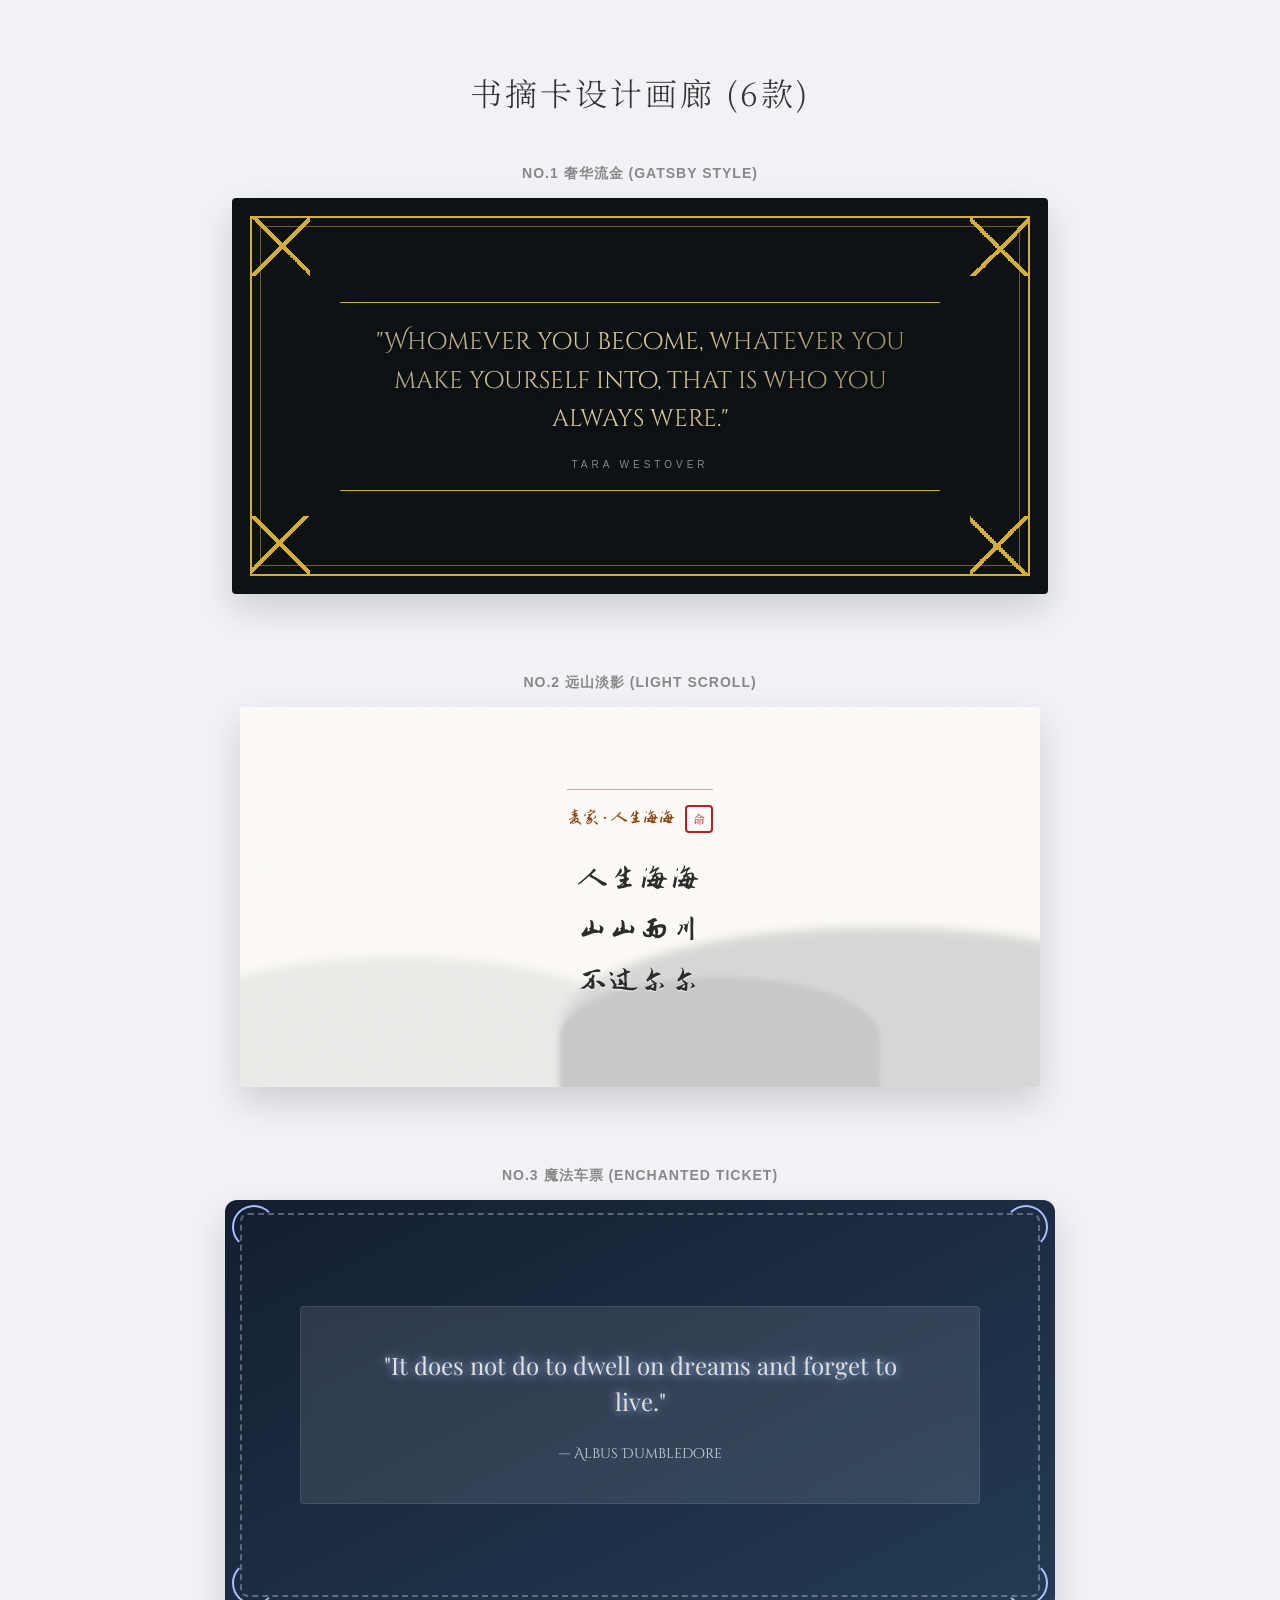
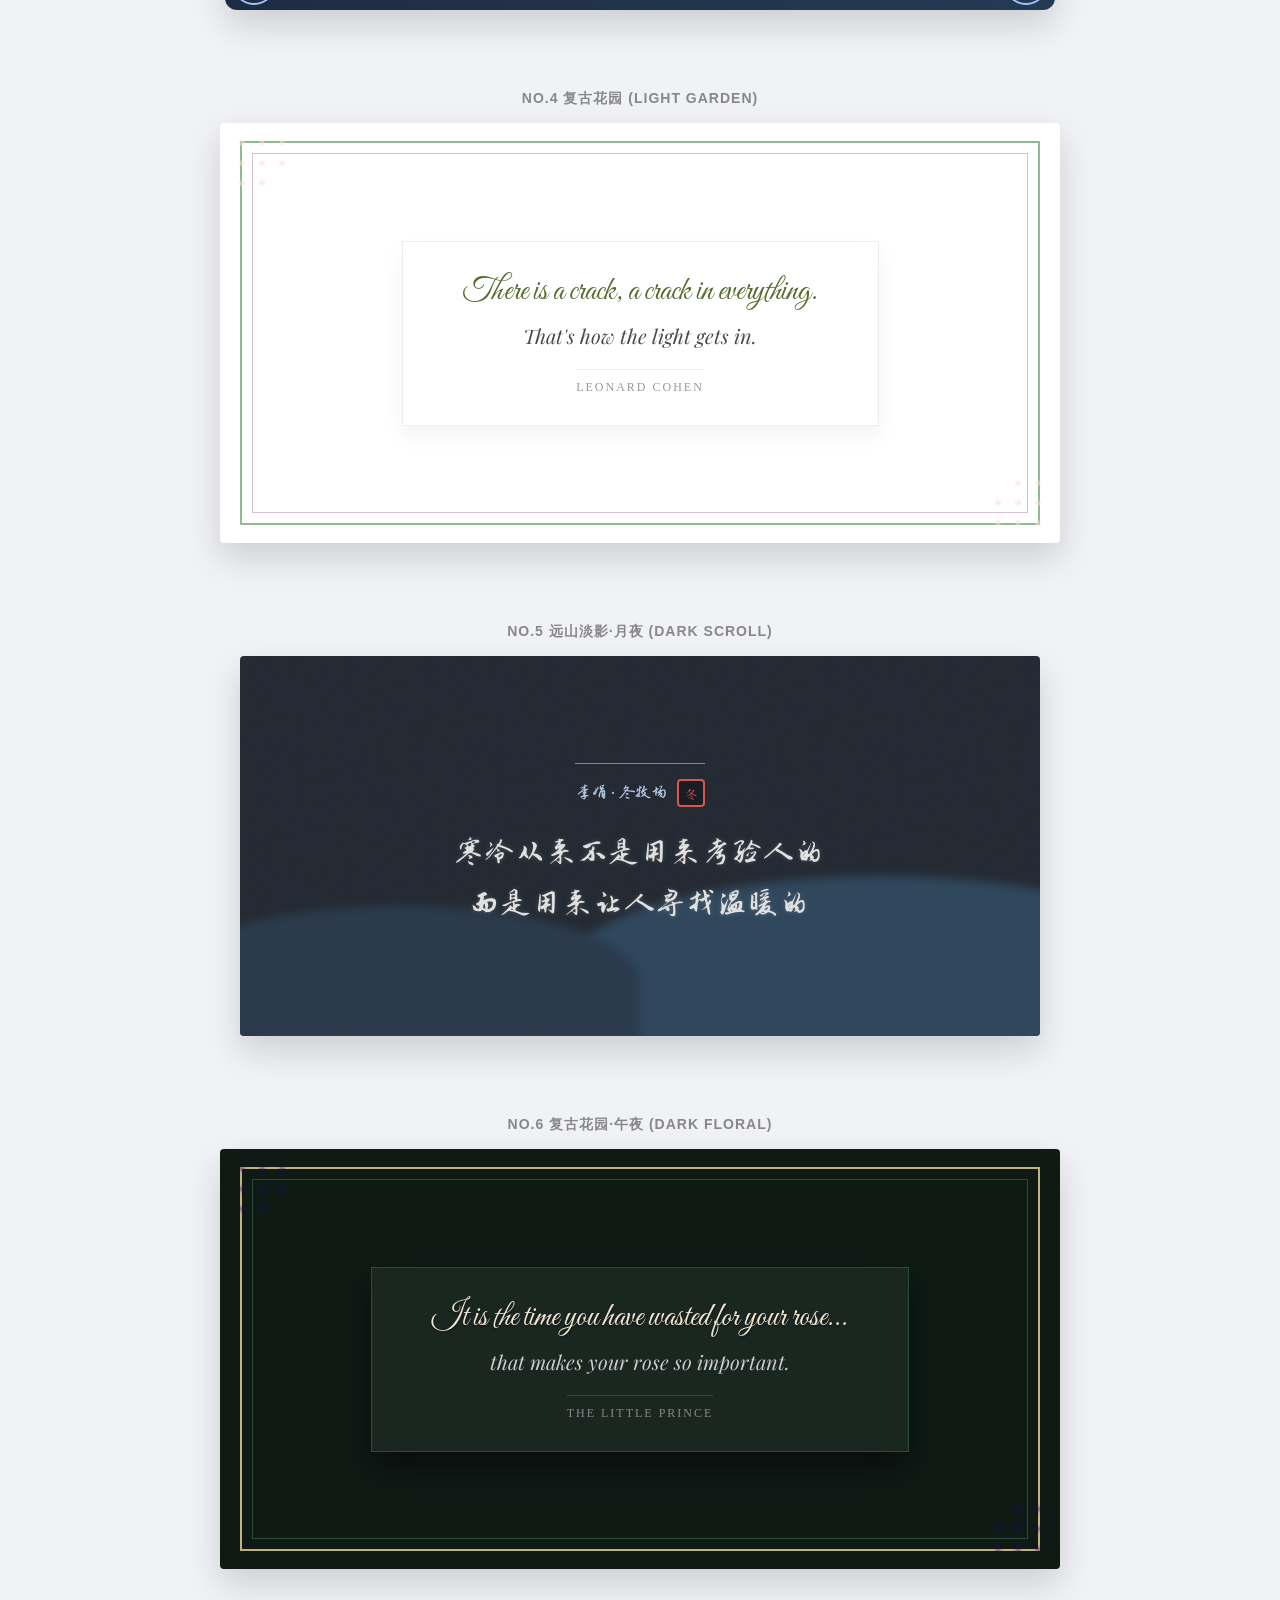
<file: reference/card.html>
<!DOCTYPE html>
<html lang="zh-CN">
<head>
    <meta charset="UTF-8">
    <meta name="viewport" content="width=device-width, initial-scale=1.0">
    <title>圣诞树书摘卡 (6款完整版)</title>
    <link rel="preconnect" href="https://fonts.googleapis.com">
    <link rel="preconnect" href="https://fonts.gstatic.com" crossorigin>
    <link href="https://fonts.googleapis.com/css2?family=Cinzel+Decorative:wght@400;700&family=Great+Vibes&family=Noto+Serif+SC:wght@300;600&family=Playfair+Display:ital,wght@0,400;0,700;1,400&family=Zhi+Mang+Xing&family=Ma+Shan+Zheng&display=swap" rel="stylesheet">
    
    <style>
        :root {
            --gold: #d4af37;
            --dark-bg: #1a1a1a;
        }

        body {
            background-color: #f0f2f5;
            font-family: system-ui, sans-serif;
            display: flex;
            flex-direction: column;
            align-items: center;
            padding: 40px 20px;
            min-height: 100vh;
        }

        h1 {
            font-family: 'Noto Serif SC', serif;
            font-weight: 300;
            margin-bottom: 50px;
            color: #333;
            letter-spacing: 3px;
            text-align: center;
        }
        
        h2 {
            font-family: sans-serif;
            font-size: 14px;
            color: #888;
            margin-bottom: 15px;
            margin-top: 0;
            text-transform: uppercase;
            letter-spacing: 1px;
            text-align: center;
            width: 100%;
        }

        .gallery {
            display: grid;
            grid-template-columns: 1fr;
            gap: 80px; /* 增加间距 */
            width: 100%;
            max-width: 800px;
        }

        /* 基础卡片容器 */
        .card-wrapper {
            perspective: 1000px;
            display: flex;
            flex-direction: column;
            align-items: center;
        }

        .card {
            width: 100%;
            height: 380px;
            position: relative;
            background: white;
            box-shadow: 0 15px 35px rgba(0,0,0,0.15);
            transition: transform 0.4s ease, box-shadow 0.4s ease;
            cursor: pointer;
            overflow: hidden;
            border-radius: 4px;
            display: flex;
            align-items: center;
            justify-content: center;
        }

        .card:hover {
            transform: translateY(-5px) scale(1.01);
            box-shadow: 0 25px 50px rgba(0,0,0,0.25);
        }

        /* =========================================
           STYLE 1: The Great Gatsby (奢华流金)
           ========================================= */
        .style-deco {
            background-color: #0f1215;
            border: 8px solid #0f1215;
            position: relative;
            color: #f6e27a;
        }
        .style-deco::before {
            content: ''; position: absolute;
            top: 10px; bottom: 10px; left: 10px; right: 10px;
            border: 2px solid var(--gold); z-index: 1;
        }
        .style-deco::after {
            content: ''; position: absolute;
            top: 20px; bottom: 20px; left: 20px; right: 20px;
            border: 1px solid rgba(212, 175, 55, 0.5); z-index: 1;
        }
        .deco-corner {
            position: absolute; width: 60px; height: 60px;
            background: linear-gradient(135deg, transparent 50%, var(--gold) 50%, var(--gold) 55%, transparent 55%),
                        linear-gradient(45deg, transparent 50%, var(--gold) 50%, var(--gold) 55%, transparent 55%);
            z-index: 2;
        }
        .dc-tl { top: 10px; left: 10px; }
        .dc-tr { top: 10px; right: 10px; transform: rotate(90deg); }
        .dc-br { bottom: 10px; right: 10px; transform: rotate(180deg); }
        .dc-bl { bottom: 10px; left: 10px; transform: rotate(270deg); }

        .deco-content {
            z-index: 10; text-align: center; width: 70%; padding: 20px;
            border-top: 1px solid var(--gold); border-bottom: 1px solid var(--gold);
            background: rgba(15, 18, 21, 0.9);
        }
        .style-deco .quote {
            font-family: 'Cinzel Decorative', cursive; font-size: 24px; line-height: 1.6;
            background: linear-gradient(to right, #cfc09f, #ffecb3, #b3a076);
            -webkit-background-clip: text; color: transparent;
            text-shadow: 0 2px 4px rgba(0,0,0,0.5);
        }
        .style-deco .author {
            font-family: sans-serif; font-size: 10px; letter-spacing: 4px;
            margin-top: 20px; color: #888; text-transform: uppercase;
        }

        /* =========================================
           STYLE 2: The Misty Landscape (远山淡影·白昼)
           * 横版 + 毛笔字
           ========================================= */
        .style-scroll {
            background: #fdfbf7;
            background-image: url("data:image/svg+xml,%3Csvg width='200' height='200' xmlns='http://www.w3.org/2000/svg'%3E%3Cfilter id='noise'%3E%3CfeTurbulence type='fractalNoise' baseFrequency='0.9' numOctaves='3' stitchTiles='stitch'/%3E%3C/filter%3E%3Crect width='100%25' height='100%25' filter='url(%23noise)' opacity='0.05'/%3E%3C/svg%3E");
            display: flex; justify-content: center; align-items: center; position: relative;
        }
        .mountains {
            position: absolute; bottom: 0; left: 0; width: 100%; height: 100%;
            overflow: hidden; opacity: 0.6; pointer-events: none;
        }
        .mtn { position: absolute; border-radius: 50% 50% 0 0; filter: blur(5px); }
        /* 白昼山峦色 */
        .m1 { width: 60%; height: 150px; bottom: -20px; left: -10%; background: #dcdcdcdc; z-index: 1; }
        .m2 { width: 80%; height: 200px; bottom: -40px; right: -20%; background: #c0c0c0; z-index: 2; }
        .m3 { width: 40%; height: 120px; bottom: -10px; left: 40%; background: #a9a9a9; z-index: 3; filter: blur(2px); }

        .scroll-content {
            position: relative; z-index: 10;
            display: flex; flex-direction: column-reverse; /* 横向布局，文字在上 */
            align-items: center; justify-content: center;
            gap: 20px; padding: 40px; width: 80%;
        }
        .style-scroll .quote {
            font-family: 'Zhi Mang Xing', cursive; /* 毛笔字 */
            font-size: 32px; color: #2c2c2c;
            line-height: 1.6; letter-spacing: 2px; font-weight: 400;
            text-align: center; text-shadow: 0 1px 1px rgba(255,255,255,0.8);
        }
        .style-scroll .author-box {
            border-top: 1px solid #dba3a3; padding-top: 15px;
            display: flex; align-items: center; justify-content: center; gap: 10px;
        }
        .style-scroll .author {
            font-family: 'Zhi Mang Xing', cursive; font-size: 18px; color: #8b4513;
        }
        .chop {
            width: 24px; height: 24px; border: 2px solid #b22222; color: #b22222;
            font-size: 12px; display: flex; justify-content: center; align-items: center;
            font-family: 'Noto Serif SC', serif; border-radius: 4px; background: rgba(255,255,255,0.5);
        }

        /* =========================================
           STYLE 3: The Enchanted Ticket (魔法车票)
           ========================================= */
        .style-magic {
            background: linear-gradient(to right bottom, #141E30, #243B55);
            border-radius: 12px; padding: 15px;
        }
        .magic-border {
            width: 100%; height: 100%; border: 2px dashed rgba(255,255,255,0.3);
            border-radius: 8px; position: relative;
            display: flex; align-items: center; justify-content: center;
        }
        .corner-ornament {
            position: absolute; width: 40px; height: 40px;
            border: 2px solid #a8c0ff; border-radius: 50%;
        }
        .co-tl { top: -10px; left: -10px; border-right-color: transparent; border-bottom-color: transparent; }
        .co-tr { top: -10px; right: -10px; border-left-color: transparent; border-bottom-color: transparent; }
        .co-bl { bottom: -10px; left: -10px; border-right-color: transparent; border-top-color: transparent; }
        .co-br { bottom: -10px; right: -10px; border-left-color: transparent; border-top-color: transparent; }

        .magic-content {
            background: rgba(255, 255, 255, 0.1); backdrop-filter: blur(5px);
            padding: 40px 60px; border-radius: 4px;
            border: 1px solid rgba(255,255,255,0.1); text-align: center;
            position: relative; width: 70%;
        }
        .style-magic .quote {
            font-family: 'Playfair Display', serif; font-size: 24px;
            color: #e0e0e0; line-height: 1.5; text-shadow: 0 0 10px #a8c0ff;
        }
        .style-magic .author {
            font-family: 'Cinzel Decorative', cursive; margin-top: 25px;
            font-size: 14px; color: #d1d8e0;
        }
        .sparkle {
            position: absolute; background: white; border-radius: 50%;
            animation: twinkle 3s infinite;
        }
        @keyframes twinkle { 0%, 100% {opacity:0.3; transform: scale(1);} 50% {opacity: 1; transform: scale(1.2);} }

        /* =========================================
           STYLE 4: The Vintage Garden (复古花园·白昼)
           ========================================= */
        .style-floral {
            background: white; padding: 20px;
            display: flex; align-items: center; justify-content: center;
        }
        .floral-frame-outer {
            width: 100%; height: 100%; border: 2px solid #8fbc8f;
            position: relative; display: flex; align-items: center; justify-content: center;
        }
        .floral-frame-inner {
            position: absolute; top: 10px; bottom: 10px; left: 10px; right: 10px;
            border: 1px solid #d8bfd8;
        }
        .flower {
            position: absolute; width: 80px; height: 80px;
            background: radial-gradient(circle, #ffdec9 20%, transparent 20%),
                        radial-gradient(circle, #ffb7b2 20%, transparent 20%);
            background-position: 0 0, 40px 40px; background-size: 20px 20px;
            opacity: 0.5;
        }
        .f-tl { top: -10px; left: -10px; clip-path: circle(50% at 20% 20%); }
        .f-br { bottom: -10px; right: -10px; clip-path: circle(50% at 80% 80%); }

        .floral-content {
            z-index: 5; background: white; padding: 30px 60px; text-align: center;
            border: 1px solid #eee; box-shadow: 0 10px 20px rgba(0,0,0,0.05); max-width: 70%;
        }
        .style-floral .quote {
            font-family: 'Great Vibes', cursive; font-size: 32px; color: #556b2f;
        }
        .style-floral .quote-body {
             font-family: 'Playfair Display', serif; font-size: 20px;
             color: #4a4a4a; margin-top: 10px; font-style: italic;
        }
        .style-floral .author {
            font-family: serif; font-size: 12px; margin-top: 20px;
            color: #999; text-transform: uppercase; letter-spacing: 2px;
            border-top: 1px solid #eee; padding-top: 10px; display: inline-block;
        }

        /* =========================================
           STYLE 5: The Dark Scroll (远山淡影·月夜) [新增]
           ========================================= */
        .style-scroll-dark {
            background: #222831; /* 深炭灰背景 */
            background-image: url("data:image/svg+xml,%3Csvg width='200' height='200' xmlns='http://www.w3.org/2000/svg'%3E%3Cfilter id='noise'%3E%3CfeTurbulence type='fractalNoise' baseFrequency='0.9' numOctaves='3' stitchTiles='stitch'/%3E%3C/filter%3E%3Crect width='100%25' height='100%25' filter='url(%23noise)' opacity='0.03'/%3E%3C/svg%3E");
            display: flex; justify-content: center; align-items: center; position: relative;
        }
        /* 夜晚山峦 */
        .m1-d { width: 60%; height: 150px; bottom: -20px; left: -10%; background: #30475e; z-index: 3; }
        .m2-d { width: 80%; height: 200px; bottom: -40px; right: -20%; background: #395b78; z-index: 2; }
        .m3-d { width: 40%; height: 120px; bottom: -10px; left: 40%; background: #4f6f8f; z-index: 1; filter: blur(4px); opacity: 0.6;}

        .style-scroll-dark .quote {
            font-family: 'Zhi Mang Xing', cursive;
            font-size: 32px; color: #e0e0e0; /* 浅色文字 */
            text-shadow: 0 0 5px rgba(255,255,255,0.2);
            line-height: 1.6; letter-spacing: 2px; font-weight: 400;
            text-align: center;
        }
        .style-scroll-dark .author-box {
            border-top: 1px solid #7a8b9c; padding-top: 15px;
            display: flex; align-items: center; justify-content: center; gap: 10px;
        }
        .style-scroll-dark .author {
            font-family: 'Zhi Mang Xing', cursive; font-size: 18px; color: #b0c4de;
        }
        .chop-dark {
            width: 24px; height: 24px; border: 2px solid #d9534f; color: #d9534f;
            font-size: 12px; display: flex; justify-content: center; align-items: center;
            font-family: 'Noto Serif SC', serif; border-radius: 4px; background: rgba(0,0,0,0.3);
        }

        /* =========================================
           STYLE 6: The Midnight Floral (复古花园·午夜) [新增]
           ========================================= */
        .style-floral-dark {
            background: #0f1a15; /* 墨绿背景 */
            padding: 20px; display: flex; align-items: center; justify-content: center;
        }
        .floral-frame-outer-d {
            width: 100%; height: 100%; border: 2px solid #c0b283; /* 暗金边框 */
            position: relative; display: flex; align-items: center; justify-content: center;
        }
        .floral-frame-inner-d {
            position: absolute; top: 10px; bottom: 10px; left: 10px; right: 10px;
            border: 1px solid #2c4c3b;
        }
        .flower-d {
            position: absolute; width: 80px; height: 80px;
            background: radial-gradient(circle, rgba(75,0,130,0.4) 20%, transparent 20%),
                        radial-gradient(circle, rgba(0,0,128,0.4) 20%, transparent 20%);
            background-position: 0 0, 40px 40px; background-size: 20px 20px;
            opacity: 0.6; filter: blur(1px);
        }
        .floral-content-d {
            z-index: 5; background: #1a2620; padding: 30px 60px; text-align: center;
            border: 1px solid #2c4c3b; box-shadow: 0 15px 30px rgba(0,0,0,0.5); max-width: 70%;
        }
        .style-floral-dark .quote {
            font-family: 'Great Vibes', cursive; font-size: 32px;
            color: #f0e6d2; /* 奶油金 */
            text-shadow: 0 2px 2px rgba(0,0,0,0.3);
        }
        .style-floral-dark .quote-body {
             font-family: 'Playfair Display', serif; font-size: 20px;
             color: #cccccc; margin-top: 10px; font-style: italic;
        }
        .style-floral-dark .author {
            font-family: serif; font-size: 12px; margin-top: 20px;
            color: #888; text-transform: uppercase; letter-spacing: 2px;
            border-top: 1px solid #2c4c3b; padding-top: 10px; display: inline-block;
        }

    </style>
</head>
<body>

    <h1>书摘卡设计画廊 (6款)</h1>

    <div class="gallery">
        
        <div class="card-wrapper">
            <h2>No.1 奢华流金 (Gatsby Style)</h2>
            <div class="card style-deco">
                <div class="deco-corner dc-tl"></div>
                <div class="deco-corner dc-tr"></div>
                <div class="deco-corner dc-bl"></div>
                <div class="deco-corner dc-br"></div>
                
                <div class="deco-content">
                    <div class="quote">
                        "Whomever you become, whatever you make yourself into, that is who you always were."
                    </div>
                    <div class="author">
                        Tara Westover
                    </div>
                </div>
            </div>
        </div>

        <div class="card-wrapper">
            <h2>No.2 远山淡影 (Light Scroll)</h2>
            <div class="card style-scroll">
                <div class="mountains">
                    <div class="mtn m1"></div>
                    <div class="mtn m2"></div>
                    <div class="mtn m3"></div>
                </div>
                
                <div class="scroll-content">
                    <div class="quote">
                        人生海海<br>山山而川<br>不过尔尔
                    </div>
                    <div class="author-box">
                        <div class="author">麦家 · 人生海海</div>
                        <div class="chop">命</div>
                    </div>
                </div>
            </div>
        </div>

        <div class="card-wrapper">
            <h2>No.3 魔法车票 (Enchanted Ticket)</h2>
            <div class="card style-magic">
                <div class="magic-border">
                    <div class="corner-ornament co-tl"></div>
                    <div class="corner-ornament co-tr"></div>
                    <div class="corner-ornament co-bl"></div>
                    <div class="corner-ornament co-br"></div>
                    
                    <div class="sparkle" style="top:20%; left:10%;"></div>
                    <div class="sparkle" style="top:80%; left:90%; animation-delay: 1s;"></div>
                    
                    <div class="magic-content">
                        <div class="quote">
                            "It does not do to dwell on dreams and forget to live."
                        </div>
                        <div class="author">
                            — Albus Dumbledore
                        </div>
                    </div>
                </div>
            </div>
        </div>

        <div class="card-wrapper">
            <h2>No.4 复古花园 (Light Garden)</h2>
            <div class="card style-floral">
                <div class="floral-frame-outer">
                    <div class="flower f-tl"></div>
                    <div class="flower f-br"></div>
                    <div class="floral-frame-inner"></div>
                    
                    <div class="floral-content">
                        <div class="quote">
                            There is a crack, a crack in everything.<br>
                        </div>
                        <div class="quote-body">
                            That's how the light gets in.
                        </div>
                        <div class="author">
                            Leonard Cohen
                        </div>
                    </div>
                </div>
            </div>
        </div>

        <div class="card-wrapper">
            <h2>No.5 远山淡影·月夜 (Dark Scroll)</h2>
            <div class="card style-scroll-dark">
                <div class="mountains">
                    <div class="mtn m1-d"></div>
                    <div class="mtn m2-d"></div>
                    <div class="mtn m3-d"></div>
                </div>
                
                <div class="scroll-content">
                    <div class="quote">
                        寒冷从来不是用来考验人的<br>而是用来让人寻找温暖的
                    </div>
                    <div class="author-box">
                        <div class="author">李娟 · 冬牧场</div>
                        <div class="chop-dark">冬</div>
                    </div>
                </div>
            </div>
        </div>

        <div class="card-wrapper">
            <h2>No.6 复古花园·午夜 (Dark Floral)</h2>
            <div class="card style-floral-dark">
                <div class="floral-frame-outer-d">
                    <div class="flower-d f-tl"></div>
                    <div class="flower-d f-br"></div>
                    <div class="floral-frame-inner-d"></div>
                    
                    <div class="floral-content-d">
                        <div class="quote">
                            It is the time you have wasted for your rose...
                        </div>
                        <div class="quote-body">
                            that makes your rose so important.
                        </div>
                        <div class="author">
                            The Little Prince
                        </div>
                    </div>
                </div>
            </div>
        </div>

    </div>

</body>
</html>
</file>
